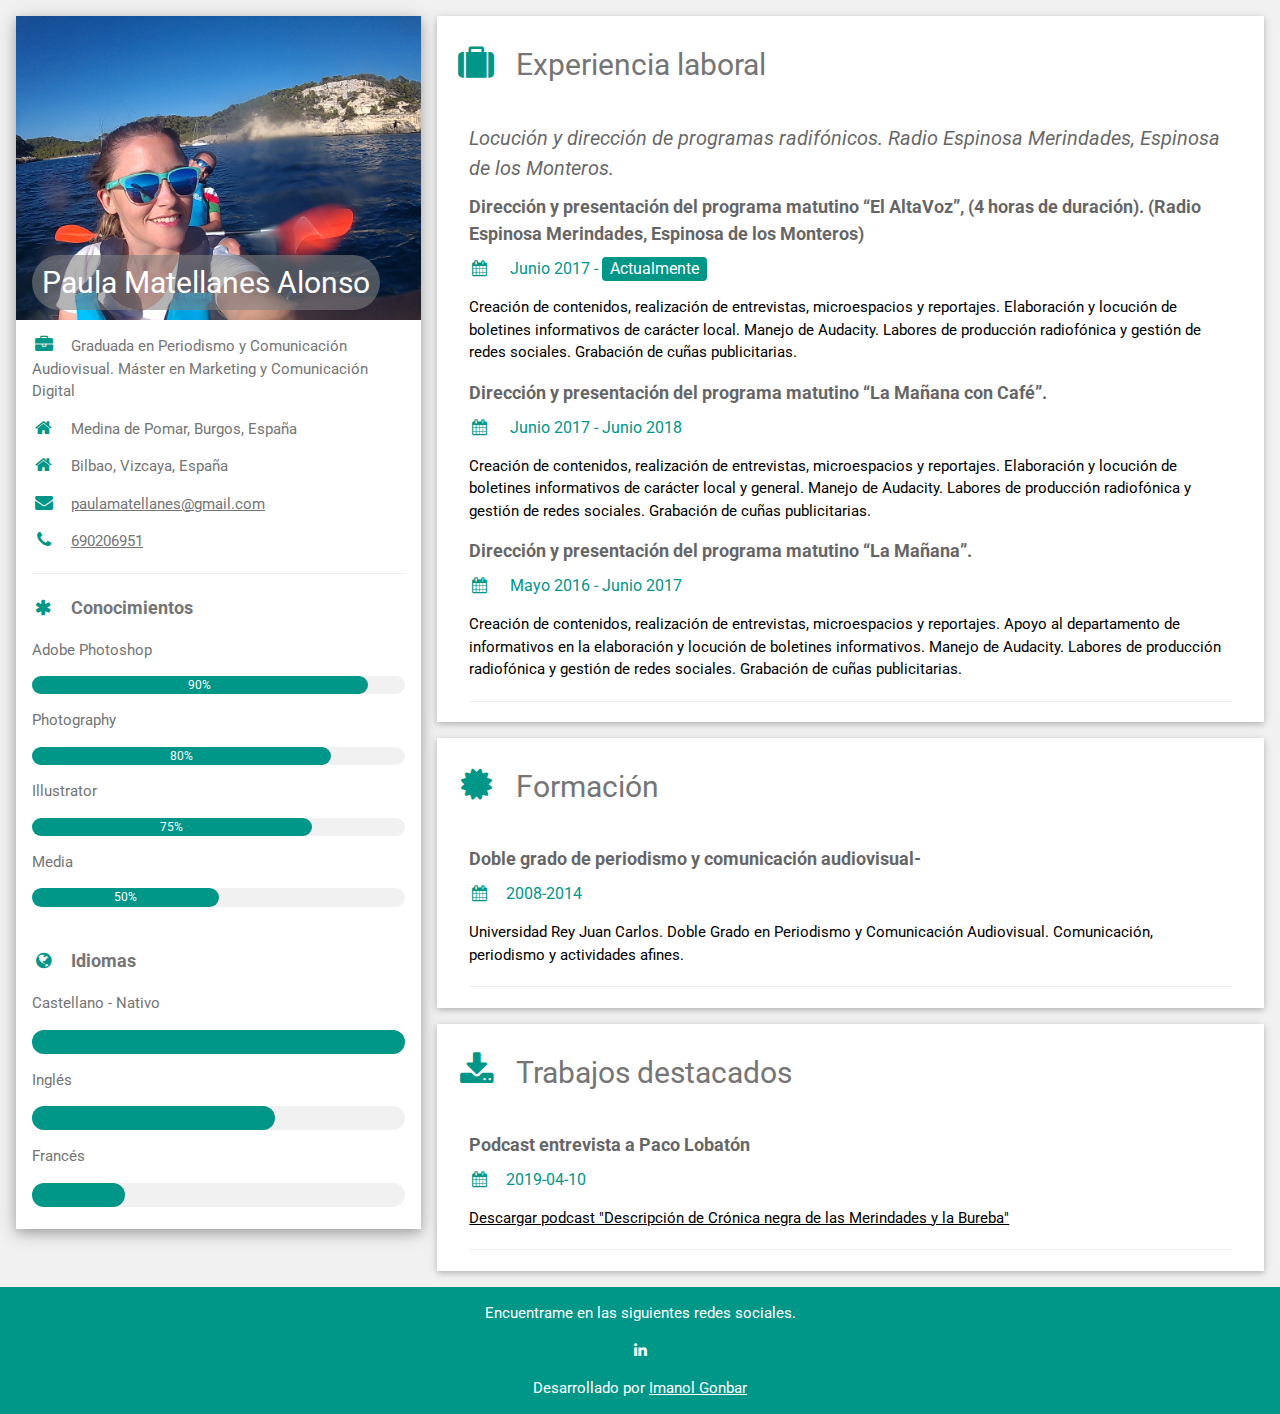
<file: index.html>
<!DOCTYPE html>
<html>
<title>Paula Matellanes Alonso Web</title>
<meta charset="UTF-8">
<meta name="viewport" content="width=device-width, initial-scale=1">
<link rel="stylesheet" href="https://www.w3schools.com/w3css/4/w3.css">
<link rel='stylesheet' href='https://fonts.googleapis.com/css?family=Roboto'>
<link rel="stylesheet" href="https://cdnjs.cloudflare.com/ajax/libs/font-awesome/4.7.0/css/font-awesome.min.css">
<link rel="stylesheet" type="text/css" href="./css/my-styles.css">

<body class="w3-light-grey">

    <!-- Page Container -->
    <div class="w3-content w3-margin-top" style="max-width:1400px;">

        <!-- The Grid -->
        <div class="w3-row-padding">

            <!-- Left Column -->
            <div class="w3-third">

                <div class="w3-white w3-text-grey w3-card-4">
                    <div class="w3-display-container">
                        <img src="./img/20140101_182545.JPG" style="width:100%" alt="Avatar">
                        <div class="w3-display-bottomleft w3-container w3-text-black">
                            <h2 class="fondo_nombre redondeado">Paula Matellanes Alonso</h2>
                        </div>
                    </div>
                    <div class="w3-container">
                        <p><i class="fa fa-briefcase fa-fw w3-margin-right w3-large w3-text-teal"></i>Graduada en
                            Periodismo y Comunicación Audiovisual. Máster en Marketing y Comunicación Digital</p>
                        <p><i class="fa fa-home fa-fw w3-margin-right w3-large w3-text-teal"></i>Medina de Pomar, Burgos, España</p>
                        <p><i class="fa fa-home fa-fw w3-margin-right w3-large w3-text-teal"></i>Bilbao, Vizcaya, España</p>
                        <p>
                            <a href="mailto:paulamatellanes@gmail.com" target="_blank">
                                <i class="fa fa-envelope fa-fw w3-margin-right w3-large w3-text-teal"></i>paulamatellanes@gmail.com
                            </a>
                        </p>
                        <p>
                            <a href="tel:690206951" target="_blank">
                                <i class="fa fa-phone fa-fw w3-margin-right w3-large w3-text-teal"></i>690206951
                            </a>
                        </p>
                        <hr>

                        <p class="w3-large"><b><i
                                    class="fa fa-asterisk fa-fw w3-margin-right w3-text-teal"></i>Conocimientos</b></p>
                        <p>Adobe Photoshop</p>
                        <div class="w3-light-grey w3-round-xlarge w3-small">
                            <div class="w3-container w3-center w3-round-xlarge w3-teal" style="width:90%">90%</div>
                        </div>
                        <p>Photography</p>
                        <div class="w3-light-grey w3-round-xlarge w3-small">
                            <div class="w3-container w3-center w3-round-xlarge w3-teal" style="width:80%">
                                <div class="w3-center w3-text-white">80%</div>
                            </div>
                        </div>
                        <p>Illustrator</p>
                        <div class="w3-light-grey w3-round-xlarge w3-small">
                            <div class="w3-container w3-center w3-round-xlarge w3-teal" style="width:75%">75%</div>
                        </div>
                        <p>Media</p>
                        <div class="w3-light-grey w3-round-xlarge w3-small">
                            <div class="w3-container w3-center w3-round-xlarge w3-teal" style="width:50%">50%</div>
                        </div>
                        <br>

                        <p class="w3-large w3-text-theme"><b><i
                                    class="fa fa-globe fa-fw w3-margin-right w3-text-teal"></i>Idiomas</b></p>
                        <p>Castellano - Nativo</p>
                        <div class="w3-light-grey w3-round-xlarge">
                            <div class="w3-round-xlarge w3-teal" style="height:24px;width:100%"></div>
                        </div>
                        <p>Inglés</p>
                        <div class="w3-light-grey w3-round-xlarge">
                            <div class="w3-round-xlarge w3-teal" style="height:24px;width:65%"></div>
                        </div>
                        <p>Francés</p>
                        <div class="w3-light-grey w3-round-xlarge">
                            <div class="w3-round-xlarge w3-teal" style="height:24px;width:25%"></div>
                        </div>
                        <br>
                    </div>
                </div><br>

                <!-- End Left Column -->
            </div>

            <!-- Right Column -->
            <div class="w3-twothird">

                <div class="w3-container w3-card w3-white w3-margin-bottom">
                    <h2 class="w3-text-grey w3-padding-16">
                        <i class="fa fa-suitcase fa-fw w3-margin-right w3-xxlarge w3-text-teal"></i>Experiencia laboral
                    </h2>
                    <div class="w3-container">
                        <h4 class="w3-opacity">
                            <dfn>Locución y dirección de programas radifónicos. Radio Espinosa Merindades, Espinosa de los Monteros.</dfn>
                        </h4>

                        <h5 class="w3-opacity">
                            <b>Dirección y presentación del programa matutino “El AltaVoz”, (4 horas de duración). (Radio Espinosa Merindades, Espinosa de los Monteros) </b>
                        </h5>
                        <h6 class="w3-text-teal">
                            <i class="fa fa-calendar fa-fw w3-margin-right"></i> Junio 2017 - <span class="w3-tag w3-teal w3-round">Actualmente</span>
                        </h6>
                        <p>Creación de contenidos, realización de entrevistas, microespacios y reportajes. Elaboración y locución de boletines informativos de carácter local. Manejo de Audacity. Labores de producción radiofónica y gestión de redes sociales. Grabación de cuñas publicitarias.</p>
                        
                        <h5 class="w3-opacity">
                            <b>Dirección y presentación del programa matutino “La Mañana con Café”.</b>
                        </h5>
                        <h6 class="w3-text-teal">
                            <i class="fa fa-calendar fa-fw w3-margin-right"></i> Junio 2017 - Junio 2018
                        </h6>
                        <p>Creación de contenidos, realización de entrevistas, microespacios y reportajes. Elaboración y locución de boletines informativos de carácter local y general. Manejo de Audacity. Labores de producción radiofónica y gestión de redes sociales. Grabación de cuñas publicitarias.</p>
                        
                        <h5 class="w3-opacity">
                            <b>Dirección y presentación del programa matutino “La Mañana”.</b>
                        </h5>
                        <h6 class="w3-text-teal">
                            <i class="fa fa-calendar fa-fw w3-margin-right"></i> Mayo 2016 - Junio 2017
                        </h6>

                        <p>Creación de contenidos, realización de entrevistas, microespacios y reportajes. Apoyo al departamento de informativos en la elaboración y locución de boletines informativos. Manejo de Audacity. Labores de producción radiofónica y gestión de redes sociales. Grabación de cuñas publicitarias.</p>
                        <hr>
                    </div>
                </div>

                <div class="w3-container w3-card w3-white w3-margin-bottom">
                    <h2 class="w3-text-grey w3-padding-16">
                        <i class="fa fa-certificate fa-fw w3-margin-right w3-xxlarge w3-text-teal"></i>Formación
                    </h2>
                    <div class="w3-container">
                        <h5 class="w3-opacity"><b>Doble grado de periodismo y comunicación audiovisual-</b></h5>
                        <h6 class="w3-text-teal"><i class="fa fa-calendar fa-fw w3-margin-right"></i>2008-2014</h6>
                        <p>Universidad Rey Juan Carlos. Doble Grado en Periodismo y Comunicación Audiovisual. Comunicación, periodismo y actividades afines. </p>
                        <hr>
                    </div>
                </div>

                <div class="w3-container w3-card w3-white">
                    <h2 class="w3-text-grey w3-padding-16">
                        <i class="fa fa-download fa-fw w3-margin-right w3-xxlarge w3-text-teal"></i>Trabajos destacados
                    </h2>
                    <div class="w3-container">
                        <h5 class="w3-opacity"><b>Podcast entrevista a Paco Lobatón</b></h5>
                        <h6 class="w3-text-teal"><i class="fa fa-calendar fa-fw w3-margin-right"></i>2019-04-10</h6>
                        <p><a href="https://www.ivoox.com/22870642" target="_blank">Descargar podcast "Descripción de
                                Crónica negra de las Merindades y la Bureba"</a></p>
                        <hr>
                    </div>
                </div>

                <!-- End Right Column -->
            </div>

            <!-- End Grid -->
        </div>

        <!-- End Page Container -->
    </div>

    <footer class="w3-container w3-teal w3-center w3-margin-top">
        <p>Encuentrame en las siguientes redes sociales.</p>
        <!-- <i class="fa fa-facebook-official w3-hover-opacity"></i> -->
        <!-- <i class="fa fa-instagram w3-hover-opacity"></i> -->
        <!-- <i class="fa fa-snapchat w3-hover-opacity"></i> -->
        <!-- <i class="fa fa-pinterest-p w3-hover-opacity"></i> -->
        <!-- <i class="fa fa-twitter w3-hover-opacity"></i> -->
        <a href="https://www.linkedin.com/in/paula-teresa-matellanes-alonso-16727b2a" target="_blank"><i class="fa fa-linkedin w3-hover-opacity"></i></a>
        <p>Desarrollado por <a href="https://imagonbar.github.io/imagonbar-web/" target="_blank">Imanol Gonbar</a></p>
    </footer>

</body>

</html>
</file>
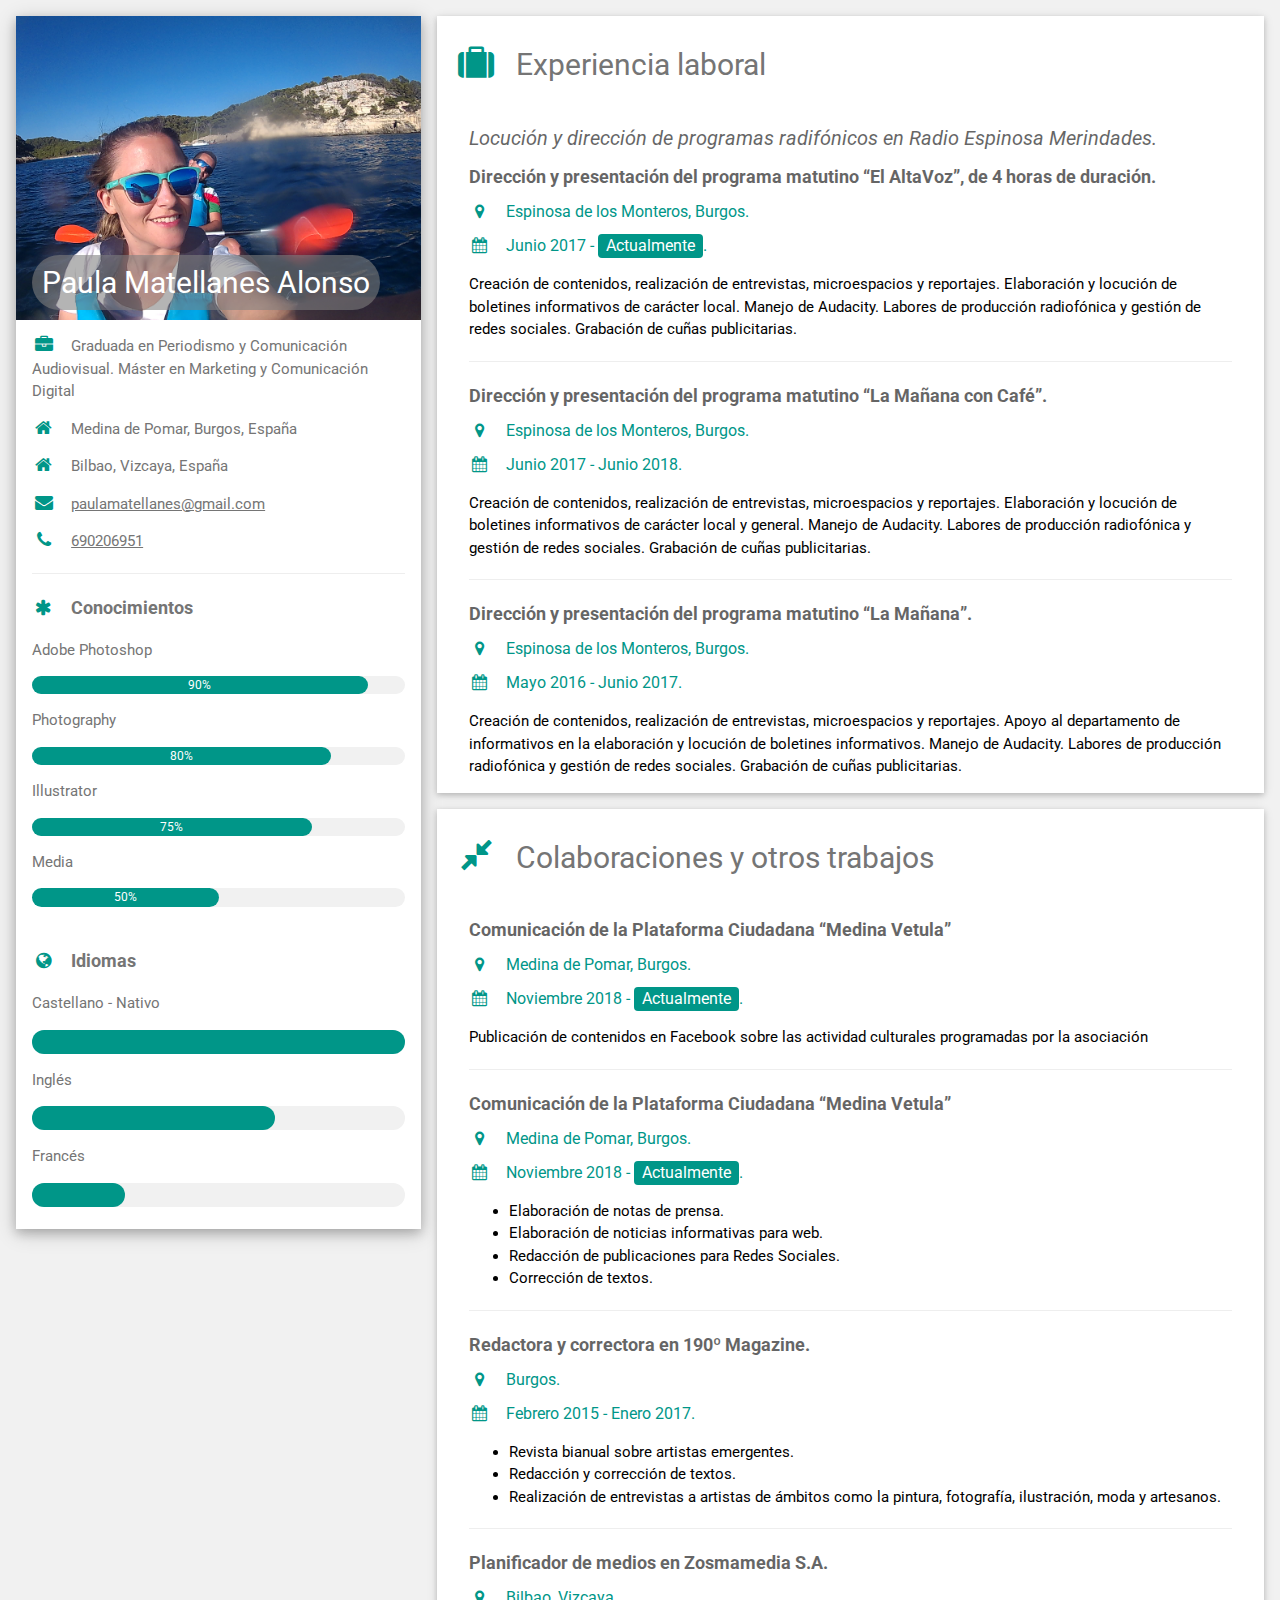
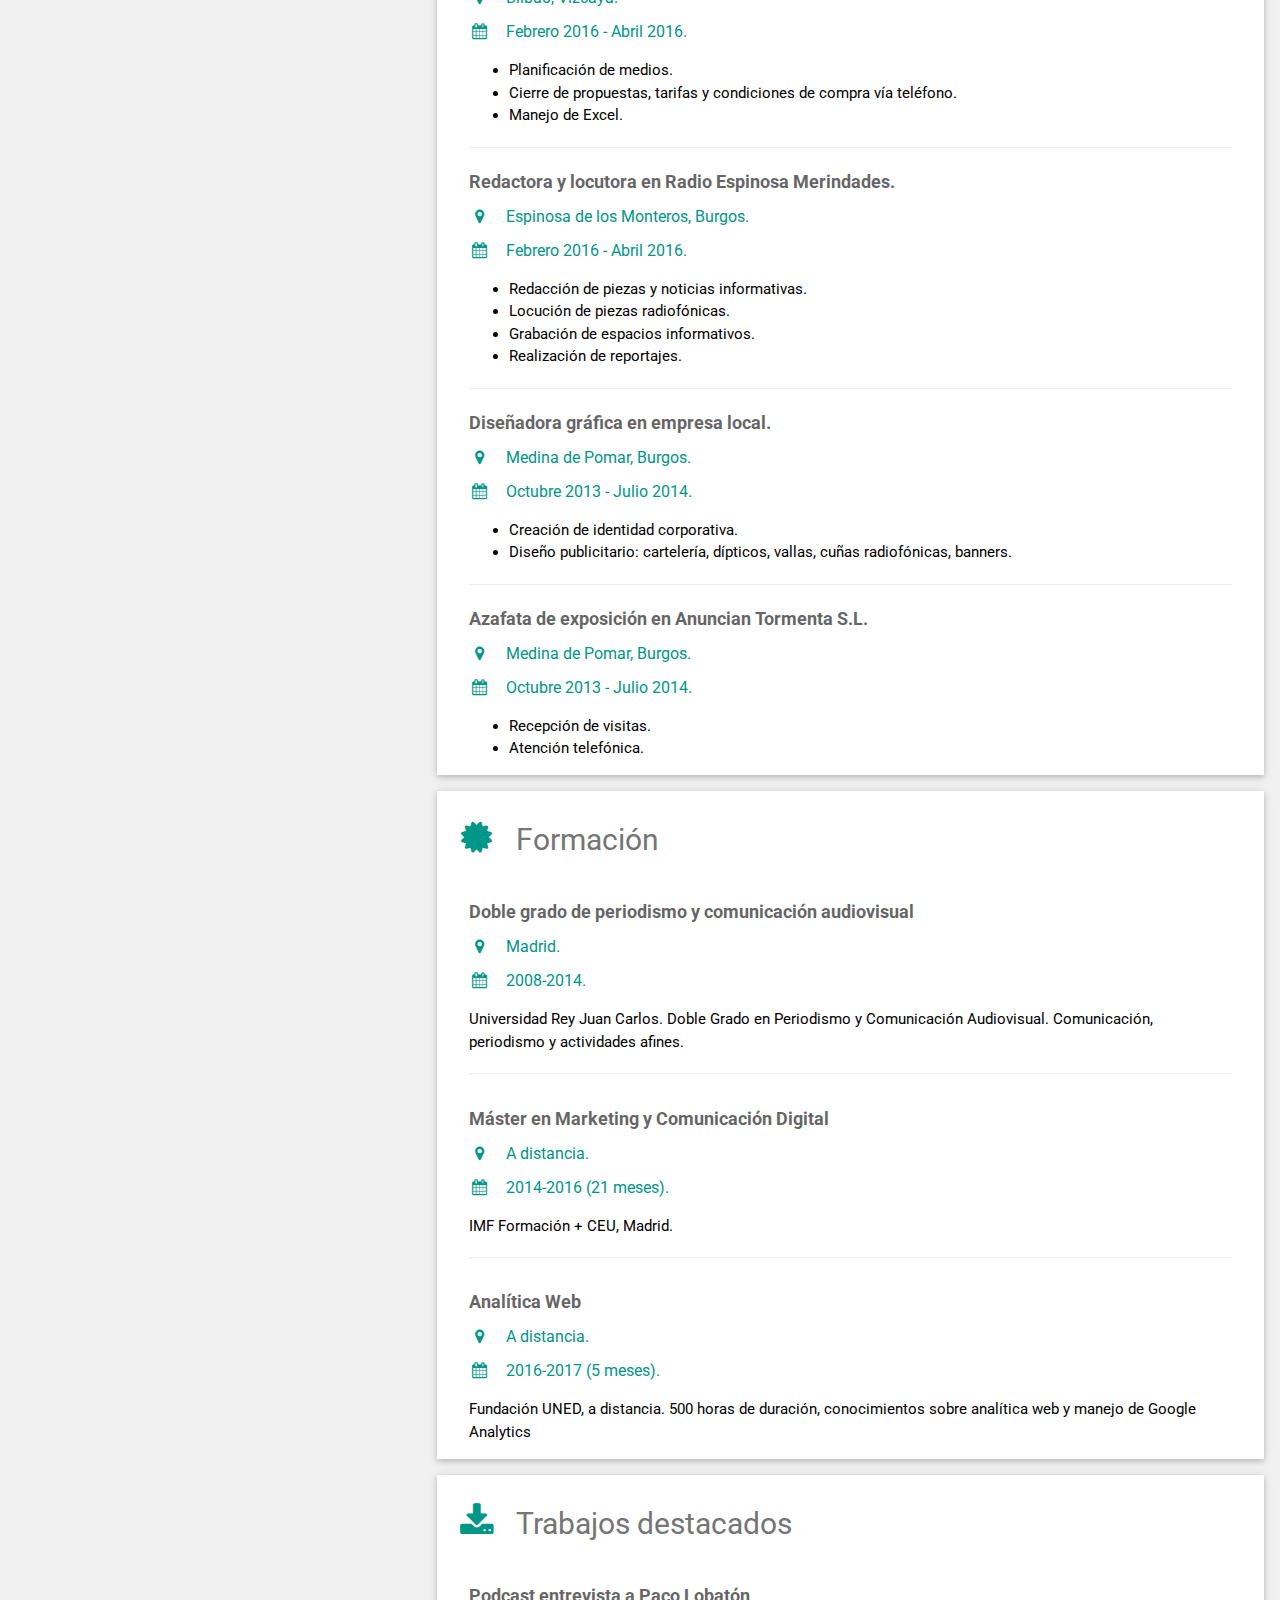
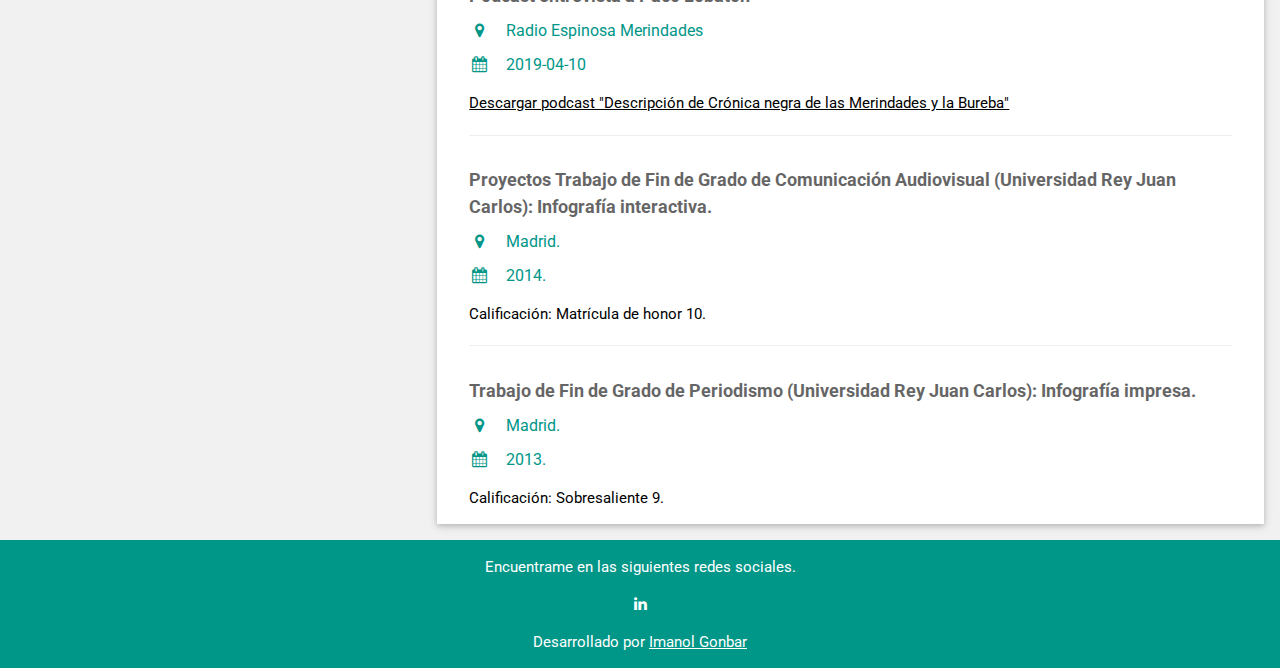
<file: cv.html>
<!DOCTYPE html>
<html>
<title>Paula Matellanes Alonso Web</title>
<meta charset="UTF-8">
<meta name="viewport" content="width=device-width, initial-scale=1">
<link rel="stylesheet" href="https://www.w3schools.com/w3css/4/w3.css">
<link rel='stylesheet' href='https://fonts.googleapis.com/css?family=Roboto'>
<link rel="stylesheet" href="https://cdnjs.cloudflare.com/ajax/libs/font-awesome/4.7.0/css/font-awesome.min.css">
<link rel="stylesheet" type="text/css" href="./css/my-styles.css">

<body class="w3-light-grey">

    <!-- Page Container -->
    <div class="w3-content w3-margin-top" style="max-width:1400px;">

        <!-- The Grid -->
        <div class="w3-row-padding">

            <!-- Left Column -->
            <div class="w3-third">

                <div class="w3-white w3-text-grey w3-card-4">
                    <div class="w3-display-container">
                        <img src="./img/20140101_182545.JPG" style="width:100%" alt="Avatar">
                        <div class="w3-display-bottomleft w3-container w3-text-black">
                            <h2 class="fondo_nombre redondeado">Paula Matellanes Alonso</h2>
                        </div>
                    </div>
                    <div class="w3-container">
                        <p><i class="fa fa-briefcase fa-fw w3-margin-right w3-large w3-text-teal"></i>Graduada en
                            Periodismo y Comunicación Audiovisual. Máster en Marketing y Comunicación Digital</p>
                        <p><i class="fa fa-home fa-fw w3-margin-right w3-large w3-text-teal"></i>Medina de Pomar, Burgos, España</p>
                        <p><i class="fa fa-home fa-fw w3-margin-right w3-large w3-text-teal"></i>Bilbao, Vizcaya, España</p>
                        <p>
                            <a href="mailto:paulamatellanes@gmail.com" target="_blank">
                                <i class="fa fa-envelope fa-fw w3-margin-right w3-large w3-text-teal"></i>paulamatellanes@gmail.com
                            </a>
                        </p>
                        <p>
                            <a href="tel:690206951" target="_blank">
                                <i class="fa fa-phone fa-fw w3-margin-right w3-large w3-text-teal"></i>690206951
                            </a>
                        </p>
                        <hr>

                        <p class="w3-large"><b><i class="fa fa-asterisk fa-fw w3-margin-right w3-text-teal"></i>Conocimientos</b></p>
                        <p>Adobe Photoshop</p>
                        <div class="w3-light-grey w3-round-xlarge w3-small">
                            <div class="w3-container w3-center w3-round-xlarge w3-teal" style="width:90%">90%</div>
                        </div>
                        <p>Photography</p>
                        <div class="w3-light-grey w3-round-xlarge w3-small">
                            <div class="w3-container w3-center w3-round-xlarge w3-teal" style="width:80%">
                                <div class="w3-center w3-text-white">80%</div>
                            </div>
                        </div>
                        <p>Illustrator</p>
                        <div class="w3-light-grey w3-round-xlarge w3-small">
                            <div class="w3-container w3-center w3-round-xlarge w3-teal" style="width:75%">75%</div>
                        </div>
                        <p>Media</p>
                        <div class="w3-light-grey w3-round-xlarge w3-small">
                            <div class="w3-container w3-center w3-round-xlarge w3-teal" style="width:50%">50%</div>
                        </div>
                        <br>

                        <p class="w3-large w3-text-theme"><b><i class="fa fa-globe fa-fw w3-margin-right w3-text-teal"></i>Idiomas</b></p>
                        <p>Castellano - Nativo</p>
                        <div class="w3-light-grey w3-round-xlarge">
                            <div class="w3-round-xlarge w3-teal" style="height:24px;width:100%"></div>
                        </div>
                        <p>Inglés</p>
                        <div class="w3-light-grey w3-round-xlarge">
                            <div class="w3-round-xlarge w3-teal" style="height:24px;width:65%"></div>
                        </div>
                        <p>Francés</p>
                        <div class="w3-light-grey w3-round-xlarge">
                            <div class="w3-round-xlarge w3-teal" style="height:24px;width:25%"></div>
                        </div>
                        <br>
                    </div>
                </div><br>

                <!-- End Left Column -->
            </div>

            <!-- Right Column -->
            <div class="w3-twothird">

                <div class="w3-container w3-card w3-white w3-margin-bottom">
                    <h2 class="w3-text-grey w3-padding-16"><i class="fa fa-suitcase fa-fw w3-margin-right w3-xxlarge w3-text-teal"></i>Experiencia laboral</h2>
                    <div class="w3-container">
                        <h4 class="w3-opacity"><dfn>Locución y dirección de programas radifónicos en Radio Espinosa Merindades.</dfn></h4>

                        <h5 class="w3-opacity"><b>Dirección y presentación del programa matutino “El AltaVoz”, de 4 horas de duración.</b></h5>
                        <h6 class="w3-text-teal"><i class="fa fa-map-marker fa-fw w3-margin-right"></i>Espinosa de los Monteros, Burgos.</h6>
                        <h6 class="w3-text-teal"><i class="fa fa-calendar fa-fw w3-margin-right"></i>Junio 2017 - <span class="w3-tag w3-teal w3-round">Actualmente</span>.</h6>
                        <p>Creación de contenidos, realización de entrevistas, microespacios y reportajes. Elaboración y locución de boletines informativos de carácter local. Manejo de Audacity. Labores de producción radiofónica y gestión de redes sociales. Grabación de cuñas publicitarias.</p>
                        
                        <hr>
                        
                        <h5 class="w3-opacity"><b>Dirección y presentación del programa matutino “La Mañana con Café”.</b></h5>
                        <h6 class="w3-text-teal"><i class="fa fa-map-marker fa-fw w3-margin-right"></i>Espinosa de los Monteros, Burgos.</h6>
                        <h6 class="w3-text-teal"><i class="fa fa-calendar fa-fw w3-margin-right"></i>Junio 2017 - Junio 2018.</h6>
                        <p>Creación de contenidos, realización de entrevistas, microespacios y reportajes. Elaboración y locución de boletines informativos de carácter local y general. Manejo de Audacity. Labores de producción radiofónica y gestión de redes sociales. Grabación de cuñas publicitarias.</p>
                        
                        <hr>
                        
                        <h5 class="w3-opacity"><b>Dirección y presentación del programa matutino “La Mañana”.</b></h5>
                        <h6 class="w3-text-teal"><i class="fa fa-map-marker fa-fw w3-margin-right"></i>Espinosa de los Monteros, Burgos.</h6>
                        <h6 class="w3-text-teal"><i class="fa fa-calendar fa-fw w3-margin-right"></i>Mayo 2016 - Junio 2017.</h6>
                        <p>Creación de contenidos, realización de entrevistas, microespacios y reportajes. Apoyo al departamento de informativos en la elaboración y locución de boletines informativos. Manejo de Audacity. Labores de producción radiofónica y gestión de redes sociales. Grabación de cuñas publicitarias.</p>
                    </div>
                </div>
                
                <div class="w3-container w3-card w3-white w3-margin-bottom">
                    <h2 class="w3-text-grey w3-padding-16">
                        <i class="fa fa-compress fa-fw w3-margin-right w3-xxlarge w3-text-teal"></i>Colaboraciones y otros trabajos
                    </h2>
                    <div class="w3-container">
                        <h5 class="w3-opacity"><b>Comunicación de la Plataforma Ciudadana “Medina Vetula”</b></h5>
                        <h6 class="w3-text-teal"><i class="fa fa-map-marker fa-fw w3-margin-right"></i>Medina de Pomar, Burgos.</h6>
                        <h6 class="w3-text-teal"><i class="fa fa-calendar fa-fw w3-margin-right"></i>Noviembre 2018 - <span class="w3-tag w3-teal w3-round">Actualmente</span>.</h6>
                        <p>Publicación de contenidos en Facebook sobre las actividad culturales programadas por la asociación</p>
                        
                        <hr>

                        <h5 class="w3-opacity"><b>Comunicación de la Plataforma Ciudadana “Medina Vetula”</b></h5>
                        <h6 class="w3-text-teal"><i class="fa fa-map-marker fa-fw w3-margin-right"></i>Medina de Pomar, Burgos.</h6>
                        <h6 class="w3-text-teal"><i class="fa fa-calendar fa-fw w3-margin-right"></i>Noviembre 2018 - <span class="w3-tag w3-teal w3-round">Actualmente</span>.</h6>
                        <ul>
                            <li>Elaboración de notas de prensa.</li>
                            <li>Elaboración de noticias informativas para web.</li>
                            <li>Redacción de publicaciones para Redes Sociales.</li>
                            <li>Corrección de textos.</li>
                        </ul>
                        
                        <hr>
                        
                        <h5 class="w3-opacity"><b>Redactora y correctora en 190º Magazine.</b></h5>
                        <h6 class="w3-text-teal"><i class="fa fa-map-marker fa-fw w3-margin-right"></i>Burgos.</h6>
                        <h6 class="w3-text-teal"><i class="fa fa-calendar fa-fw w3-margin-right"></i>Febrero 2015 - Enero 2017</span>.</h6>
                        <ul>
                            <li>Revista bianual sobre artistas emergentes.</li>
                            <li>Redacción y corrección de textos.</li>
                            <li>Realización de entrevistas a artistas de ámbitos como la pintura, fotografía, ilustración, moda y artesanos.</li>
                        </ul>

                        <hr>
                        
                        <h5 class="w3-opacity"><b>Planificador de medios en Zosmamedia S.A.</b></h5>
                        <h6 class="w3-text-teal"><i class="fa fa-map-marker fa-fw w3-margin-right"></i>Bilbao, Vizcaya.</h6>
                        <h6 class="w3-text-teal"><i class="fa fa-calendar fa-fw w3-margin-right"></i>Febrero 2016 - Abril 2016</span>.</h6>
                        <ul>
                            <li>Planificación de medios.</li>
                            <li>Cierre de propuestas, tarifas y condiciones de compra vía teléfono.</li>
                            <li>Manejo de Excel.</li>
                        </ul>
                        
                        <hr>
                        
                        <h5 class="w3-opacity"><b>Redactora y locutora en Radio Espinosa Merindades.</b></h5>
                        <h6 class="w3-text-teal"><i class="fa fa-map-marker fa-fw w3-margin-right"></i>Espinosa de los Monteros, Burgos.</h6>
                        <h6 class="w3-text-teal"><i class="fa fa-calendar fa-fw w3-margin-right"></i>Febrero 2016 - Abril 2016</span>.</h6>
                        <ul>
                            <li>Redacción de piezas y noticias informativas.</li>
                            <li>Locución de piezas radiofónicas.</li>
                            <li>Grabación de espacios informativos.</li>
                            <li>Realización de reportajes.</li>
                        </ul>
                        
                        <hr>
                        
                        <h5 class="w3-opacity"><b>Diseñadora gráfica en empresa local.</b></h5>
                        <h6 class="w3-text-teal"><i class="fa fa-map-marker fa-fw w3-margin-right"></i>Medina de Pomar, Burgos.</h6>
                        <h6 class="w3-text-teal"><i class="fa fa-calendar fa-fw w3-margin-right"></i>Octubre 2013 - Julio 2014</span>.</h6>
                        <ul>
                            <li>Creación de identidad corporativa.</li>
                            <li>Diseño publicitario: cartelería, dípticos, vallas, cuñas radiofónicas, banners.</li>
                        </ul>
                        
                        <hr>
                        
                        <h5 class="w3-opacity"><b>Azafata de exposición en Anuncian Tormenta S.L.</b></h5>
                        <h6 class="w3-text-teal"><i class="fa fa-map-marker fa-fw w3-margin-right"></i>Medina de Pomar, Burgos.</h6>
                        <h6 class="w3-text-teal"><i class="fa fa-calendar fa-fw w3-margin-right"></i>Octubre 2013 - Julio 2014</span>.</h6>
                        <ul>
                            <li>Recepción de visitas.</li>
                            <li>Atención telefónica.</li>
                        </ul>
                    </div>
                </div>
                
                <div class="w3-container w3-card w3-white w3-margin-bottom">
                    <h2 class="w3-text-grey w3-padding-16"><i class="fa fa-certificate fa-fw w3-margin-right w3-xxlarge w3-text-teal"></i>Formación</h2>
                    <div class="w3-container">
                        <h5 class="w3-opacity"><b>Doble grado de periodismo y comunicación audiovisual</b></h5>
                        <h6 class="w3-text-teal"><i class="fa fa-map-marker fa-fw w3-margin-right"></i>Madrid.</h6>
                        <h6 class="w3-text-teal"><i class="fa fa-calendar fa-fw w3-margin-right"></i>2008-2014.</h6>
                        <p>Universidad Rey Juan Carlos. Doble Grado en Periodismo y Comunicación Audiovisual. Comunicación, periodismo y actividades afines. </p>
                        <hr>
                    </div>

                    <div class="w3-container">
                        <h5 class="w3-opacity"><b>Máster en Marketing y Comunicación Digital</b></h5>
                        <h6 class="w3-text-teal"><i class="fa fa-map-marker fa-fw w3-margin-right"></i>A distancia.</h6>
                        <h6 class="w3-text-teal"><i class="fa fa-calendar fa-fw w3-margin-right"></i>2014-2016 (21 meses).</h6>
                        <p>IMF Formación + CEU, Madrid. </p>
                        <hr>
                    </div>
                    
                    <div class="w3-container">
                        <h5 class="w3-opacity"><b>Analítica Web</b></h5>
                        <h6 class="w3-text-teal"><i class="fa fa-map-marker fa-fw w3-margin-right"></i>A distancia.</h6>
                        <h6 class="w3-text-teal"><i class="fa fa-calendar fa-fw w3-margin-right"></i>2016-2017 (5 meses).</h6>
                        <p>Fundación UNED, a distancia. 500 horas de duración, conocimientos sobre analítica web y manejo de Google Analytics</p>
                    </div>
                    
                </div>
                
                <div class="w3-container w3-card w3-white">
                    <h2 class="w3-text-grey w3-padding-16">
                        <i class="fa fa-download fa-fw w3-margin-right w3-xxlarge w3-text-teal"></i>Trabajos destacados
                    </h2>
                    <div class="w3-container">
                        <h5 class="w3-opacity"><b>Podcast entrevista a Paco Lobatón</b></h5>
                        <h6 class="w3-text-teal"><i class="fa fa-map-marker fa-fw w3-margin-right"></i>Radio Espinosa Merindades</h6>
                        <h6 class="w3-text-teal"><i class="fa fa-calendar fa-fw w3-margin-right"></i>2019-04-10</h6>
                        <p><a href="https://www.ivoox.com/22870642" target="_blank">Descargar podcast "Descripción de
                                Crónica negra de las Merindades y la Bureba"</a></p>
                        <hr>
                    </div>
                            
                            
                    <div class="w3-container">
                        <h5 class="w3-opacity"><b>Proyectos Trabajo de Fin de Grado de Comunicación Audiovisual (Universidad Rey Juan Carlos): Infografía interactiva. </b></h5>
                        <h6 class="w3-text-teal"><i class="fa fa-map-marker fa-fw w3-margin-right"></i>Madrid.</h6>
                        <h6 class="w3-text-teal"><i class="fa fa-calendar fa-fw w3-margin-right"></i>2014.</h6>
                        <p>Calificación: Matrícula de honor 10.</p>
                        <hr>
                    </div>

                    <div class="w3-container">
                        <h5 class="w3-opacity"><b>Trabajo de Fin de Grado de Periodismo (Universidad Rey Juan Carlos): Infografía impresa. </b></h5>
                        <h6 class="w3-text-teal"><i class="fa fa-map-marker fa-fw w3-margin-right"></i>Madrid.</h6>
                        <h6 class="w3-text-teal"><i class="fa fa-calendar fa-fw w3-margin-right"></i>2013.</h6>
                        <p>Calificación: Sobresaliente 9.</p>
                    </div>
                    

                    <!-- Cursos Taller de creación literaria con la escritora Susana Barragués. Realizado en Medina de Pomar
                    (Burgos), agosto 2010. 10 horas de duración.
                    Cursos Curso Fuera de lugar. Marginados, excluidos y exiliados en la historia de España. Impartido por
                    la Universidad de Burgos, en la XVI Edición de Cursos de Verano. Medina de Pomar (Burgos), julio
                    2011. 32 horas de duración.
                    Cursos Curso de Photoshop. Centro CUESA, Universidad Rey Juan Carlos. Madrid. Enero-Marzo de 2012.
                    Calificación: Sobresaliente. 30 horas de duración.
                    Cursos Curso de Maquetación con QuarkXpress. Centro Formación sin Barreras, modalidad on-line.
                    Agosto-Septiembre 2013. 45 horas de duración. -->
                </div>

                <!-- End Right Column -->
            </div>

            <!-- End Grid -->
        </div>

        <!-- End Page Container -->
    </div>

    <footer class="w3-container w3-teal w3-center w3-margin-top">
        <p>Encuentrame en las siguientes redes sociales.</p>
        <!-- <i class="fa fa-facebook-official w3-hover-opacity"></i>-->
        <!-- <i class="fa fa-instagram w3-hover-opacity"></i>-->
        <!-- <i class="fa fa-snapchat w3-hover-opacity"></i>-->
        <!-- <i class="fa fa-pinterest-p w3-hover-opacity"></i>-->
        <!-- <i class="fa fa-twitter w3-hover-opacity"></i>-->
        <a href="https://www.linkedin.com/in/paula-teresa-matellanes-alonso-16727b2a" target="_blank"><i class="fa fa-linkedin w3-hover-opacity"></i></a>
        <p>Desarrollado por <a href="https://imagonbar.github.io/imagonbar-web/" target="_blank">Imanol Gonbar</a></p>
    </footer>

</body>

</html>
</file>
<file: css/my-styles.css>
html, body, h1, h2, h3, h4, h5, h6 {
    font-family: "Roboto", sans-serif;
}


.fondo_nombre{
    background-color: #80808096;
    color: white;
}
.redondeado{
    border-radius: 60px 60px 60px 60px;
    -moz-border-radius: 60px 60px 60px 60px;
    -webkit-border-radius: 60px 60px 60px 60px;
    border: 0px solid #000000;
    padding: 5px 10px;
    style="background-color: #80808096;"
}
</file>
